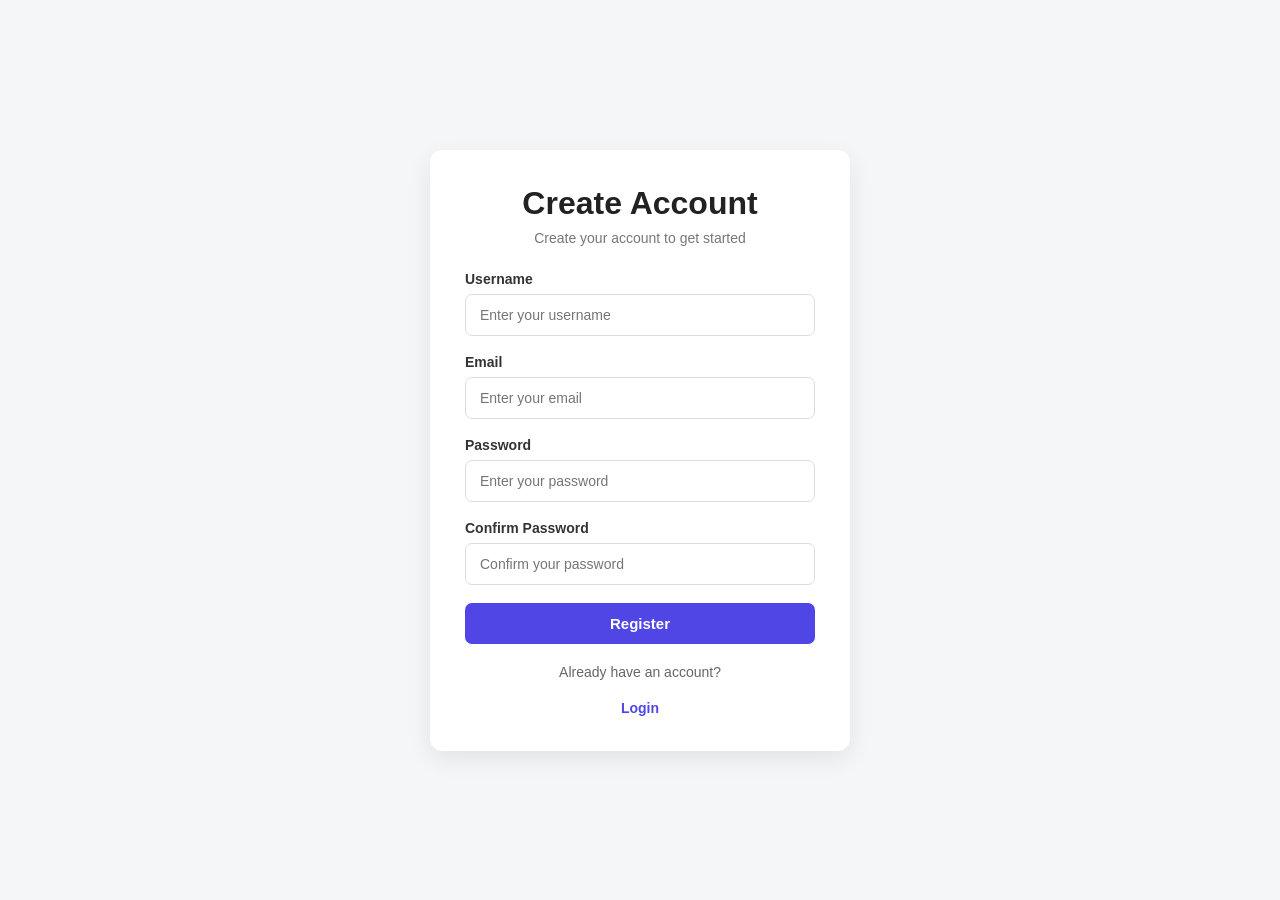
<file: index.html>
<!DOCTYPE html>
<html lang="en">
<head>
    <meta charset="UTF-8">
    <meta name="viewport" content="width=device-width, initial-scale=1.0">
    <title>Register</title>
    <link rel="stylesheet" href="Css/style.css">
</head>

<body>

    <div class="register-container">

        <div class="register-box">

            <h1>Create Account</h1>
            <p class="subtitle">Create your account to get started</p>

            <form id="registerForm">

                <div class="form-group">
                    <label >Username</label>
                    <input
                        type="text"
                        id="username"
                        name="username"
                        placeholder="Enter your username"
                       
                    >
                </div>

                <div class="form-group">
                    <label >Email</label>
                    <input
                        type="email"
                        id="email"
                        name="email"
                        placeholder="Enter your email"
                       
                    >
                </div>

                <div class="form-group">
                    <label>Password</label>
                    <input
                        type="password"
                        id="password"
                        name="password"
                        placeholder="Enter your password"
                        minlength="8"
                        
                    >
                </div>

                <div class="form-group">
                    <label >Confirm Password</label>
                    <input
                        type="password"
                        id="confirmPassword"
                        name="confirmPassword"
                        placeholder="Confirm your password"
                        minlength="8"
                      
                    >
                </div>

               <button type="button" id="btnRegister">Register</button>

             

            </form>

            <p class="login-link">
                Already have an account?
                
            </p>
            <p class="login-link">
                <a href="login.html">Login</a>
            </p>
               
        </div>

    </div>

    <script src="Script/script.js"></script>
</body>
</html>
</file>
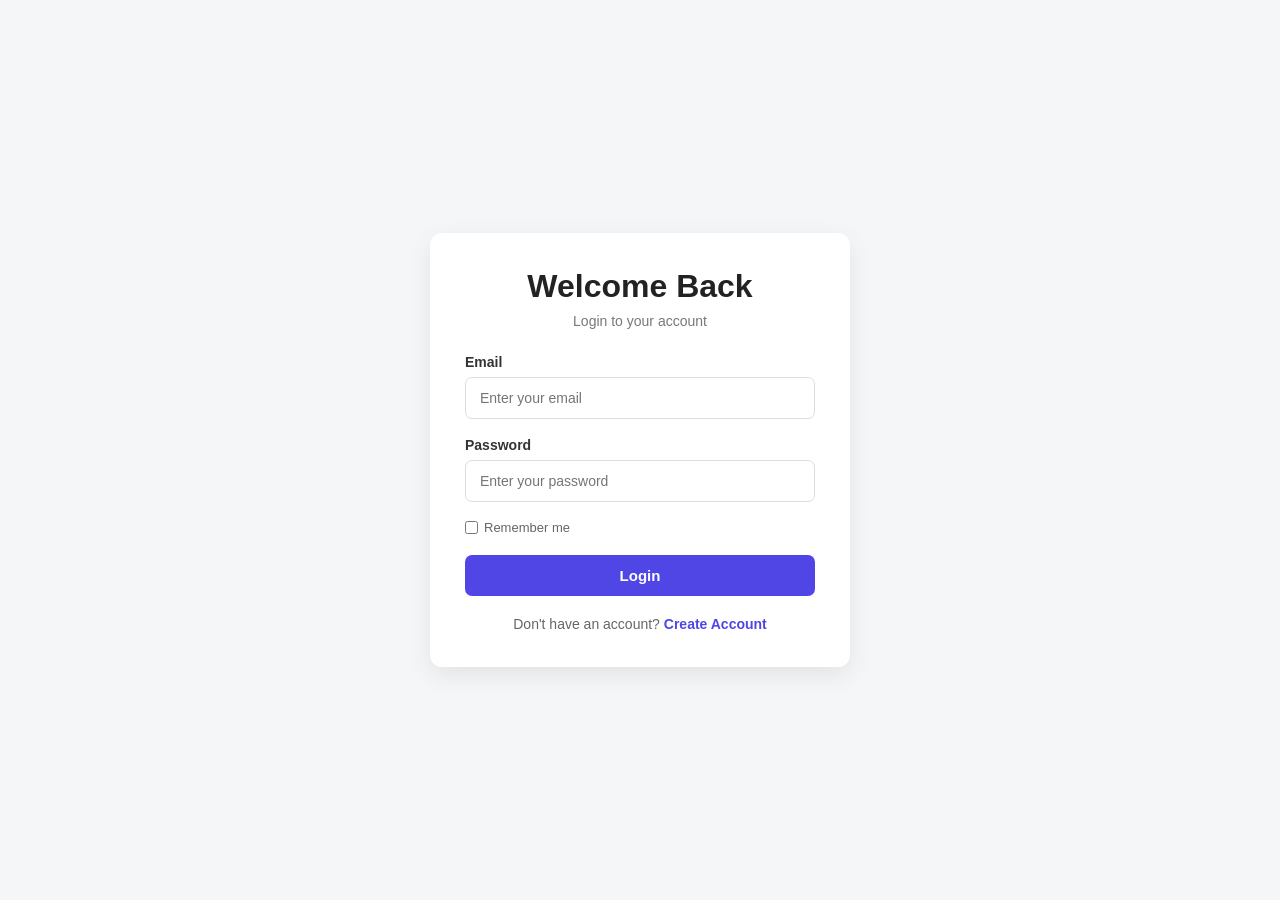
<file: dashboard.html>
<!DOCTYPE html>
<html lang="en">
<head>
    <meta charset="UTF-8">
    <meta name="viewport" content="width=device-width, initial-scale=1.0">
    <title>Dashboard</title> 
    <link rel="stylesheet" href="Css/dashboard.css">
</head>
<body>

    <div class="login-box dashboard-box">
        <h2>Welcome to Dashboard</h2>
        <p class="welcome-msg">You have successfully logged in!</p>
        
        <div class="user-info">
            <p><strong>Logged in user:</strong> <span id="username">User</span>
        </div>

      
        <a href="login.html" class="logout-btn-link">Logout</a>
    </div>

    <script src="Script/dashboard.js"></script>
</body>
</html>
</file>
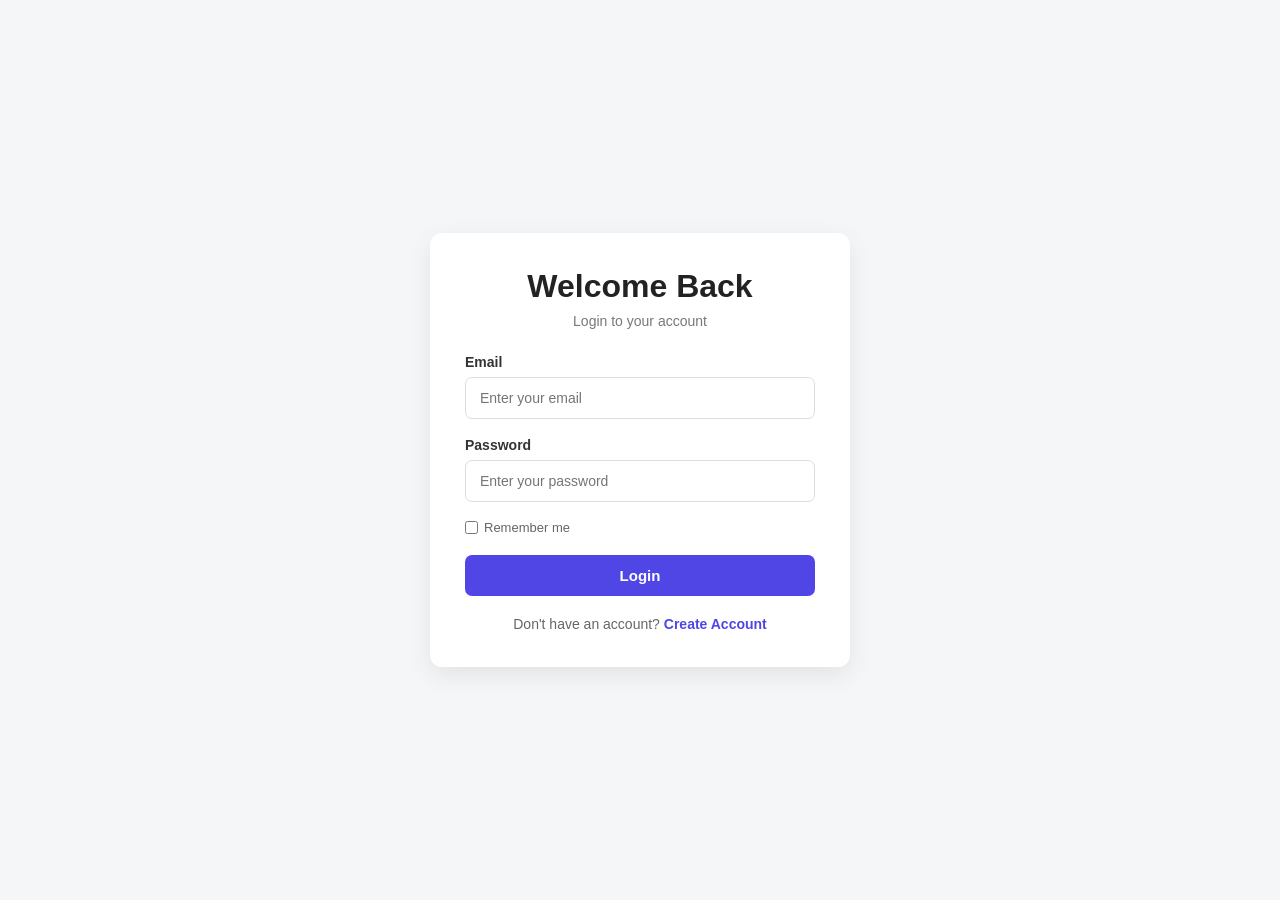
<file: login.html>
<!DOCTYPE html>
<html lang="en">
<head>
    <meta charset="UTF-8">
    <meta name="viewport" content="width=device-width, initial-scale=1.0">
    <title>Login</title>
    <link rel="stylesheet" href="Css/login.css">
</head>

<body>

    <div class="login-container">

        <div class="login-box">

            <h1>Welcome Back</h1>
            <p class="subtitle">Login to your account</p>

            <form id="loginForm">

                <div class="form-group">
                    <label for="email">Email</label>

                    <input
                        type="email"
                        id="email"
                        name="email"
                        placeholder="Enter your email"
                       
                    >
                </div>

                <div class="form-group">
                    <label for="password">Password</label>

                    <input
                        type="password"
                        id="password"
                        name="password"
                        placeholder="Enter your password"
                    
                    >
                </div>

                <div class="form-options">
                    <label>
                        <input type="checkbox" id="rememberMe">
                        Remember me
                    </label>

                   
                </div>

                <button type="submit" id="btnLogin">
                    Login
                </button>

                <p id="message"></p>

            </form>

            <p class="register-link">
                Don't have an account?
                <a href="register.html">Create Account</a>

            </p>

        </div>

    </div>

    <script src="Script/login.js"></script>
</body>
</html>
</file>
<file: Css/style.css>
* {
    margin: 0;
    padding: 0;
    box-sizing: border-box;
}

body {
    font-family: Arial, sans-serif;
    background: #f4f6f8;
    min-height: 100vh;
    display: flex;
    justify-content: center;
    align-items: center;
}

.register-container {
    width: 100%;
    padding: 20px;
}

.register-box {
    width: 100%;
    max-width: 420px;
    margin: auto;
    background: white;
    padding: 35px;
    border-radius: 12px;
    box-shadow: 0 8px 25px rgba(0, 0, 0, 0.08);
}

.register-box h1 {
    text-align: center;
    margin-bottom: 8px;
    color: #222;
}

.subtitle {
    text-align: center;
    color: #777;
    margin-bottom: 25px;
    font-size: 14px;
}

.form-group {
    margin-bottom: 18px;
}

.form-group label {
    display: block;
    margin-bottom: 7px;
    font-size: 14px;
    font-weight: bold;
    color: #333;
}

.form-group input {
    width: 100%;
    padding: 12px 14px;
    border: 1px solid #ddd;
    border-radius: 7px;
    font-size: 14px;
    outline: none;
    transition: 0.3s;
}

.form-group input:focus {
    border-color: #4f46e5;
    box-shadow: 0 0 0 3px rgba(79, 70, 229, 0.1);
}

#btnRegister {
    width: 100%;
    padding: 12px;
    border: none;
    border-radius: 7px;
    background: #4f46e5;
    color: white;
    font-size: 15px;
    font-weight: bold;
    cursor: pointer;
    transition: 0.3s;
}

#btnRegister:hover {
    background: #4338ca;
}

#message {
    text-align: center;
    margin-top: 15px;
    font-size: 14px;
}

.login-link {
    text-align: center;
    margin-top: 20px;
    font-size: 14px;
    color: #666;
}

.login-link a {
    color: #4f46e5;
    text-decoration: none;
    font-weight: bold;
}

.login-link a:hover {
    text-decoration: underline;
}

@media (max-width: 480px) {
    .register-box {
        padding: 25px 20px;
    }
}
</file>
<file: Css/dashboard.css>
* {
    margin: 0;
    padding: 0;
    box-sizing: border-box;
}

body {
    font-family: Arial, sans-serif;
    background: #f4f6f8;
    min-height: 100vh;
    display: flex;
    justify-content: center;
    align-items: center;
}

.dashboard-box {
    width: 100%;
    max-width: 450px;
    background: #ffffff;
    padding: 40px 35px;
    border-radius: 12px;
    box-shadow: 0 8px 25px rgba(0, 0, 0, 0.08);
    text-align: center;
}

.dashboard-box h2 {
    color: #222;
    font-size: 26px;
    margin-bottom: 10px;
}

.welcome-msg {
    color: #777;
    font-size: 15px;
    margin-bottom: 30px;
}

.user-info {
    background: #f5f3ff;
    border: 1px solid #e0ddff;
    border-radius: 8px;
    padding: 15px;
    margin-bottom: 25px;
}

.user-info p {
    color: #444;
    font-size: 14px;
}

.user-info strong {
    color: #222;
}

.user-info span {
    color: #4f46e5;
    font-weight: bold;
}

.logout-btn-link {
    display: block;
    width: 100%;
    padding: 12px;
    background: #4f46e5;
    color: #ffffff;
    text-decoration: none;
    border-radius: 7px;
    font-size: 15px;
    font-weight: bold;
    transition: 0.3s;
}

.logout-btn-link:hover {
    background: #4338ca;
}

@media (max-width: 480px) {
    .dashboard-box {
        margin: 20px;
        padding: 30px 20px;
    }

    .dashboard-box h2 {
        font-size: 22px;
    }
}
</file>
<file: Css/login.css>
* {
    margin: 0;
    padding: 0;
    box-sizing: border-box;
}

body {
    font-family: Arial, sans-serif;
    background: #f4f6f8;
    min-height: 100vh;
    display: flex;
    justify-content: center;
    align-items: center;
}

.login-container {
    width: 100%;
    padding: 20px;
}

.login-box {
    width: 100%;
    max-width: 420px;
    margin: auto;
    background: #ffffff;
    padding: 35px;
    border-radius: 12px;
    box-shadow: 0 8px 25px rgba(0, 0, 0, 0.08);
}

.login-box h1 {
    text-align: center;
    margin-bottom: 8px;
    color: #222;
}

.subtitle {
    text-align: center;
    color: #777;
    margin-bottom: 25px;
    font-size: 14px;
}

.form-group {
    margin-bottom: 18px;
}

.form-group label {
    display: block;
    margin-bottom: 7px;
    font-size: 14px;
    font-weight: bold;
    color: #333;
}

.form-group input[type="email"],
.form-group input[type="password"] {
    width: 100%;
    padding: 12px 14px;
    border: 1px solid #ddd;
    border-radius: 7px;
    font-size: 14px;
    outline: none;
    transition: 0.3s;
}

.form-group input:focus {
    border-color: #4f46e5;
    box-shadow: 0 0 0 3px rgba(79, 70, 229, 0.1);
}

.form-options {
    display: flex;
    justify-content: space-between;
    align-items: center;
    margin-bottom: 20px;
    font-size: 13px;
}

.form-options label {
    display: flex;
    align-items: center;
    gap: 6px;
    color: #666;
    cursor: pointer;
}

.form-options input[type="checkbox"] {
    cursor: pointer;
}

.form-options a {
    color: #4f46e5;
    text-decoration: none;
}

.form-options a:hover {
    text-decoration: underline;
}

#btnLogin {
    width: 100%;
    padding: 12px;
    border: none;
    border-radius: 7px;
    background: #4f46e5;
    color: white;
    font-size: 15px;
    font-weight: bold;
    cursor: pointer;
    transition: 0.3s;
}

#btnLogin:hover {
    background: #4338ca;
}

#message {
    text-align: center;
    margin-top: 15px;
    font-size: 14px;
}

.register-link {
    text-align: center;
    margin-top: 20px;
    font-size: 14px;
    color: #666;
}

.register-link a {
    color: #4f46e5;
    text-decoration: none;
    font-weight: bold;
}

.register-link a:hover {
    text-decoration: underline;
}

@media (max-width: 480px) {
    .login-box {
        padding: 25px 20px;
    }

    .form-options {
        font-size: 12px;
    }
}
</file>
